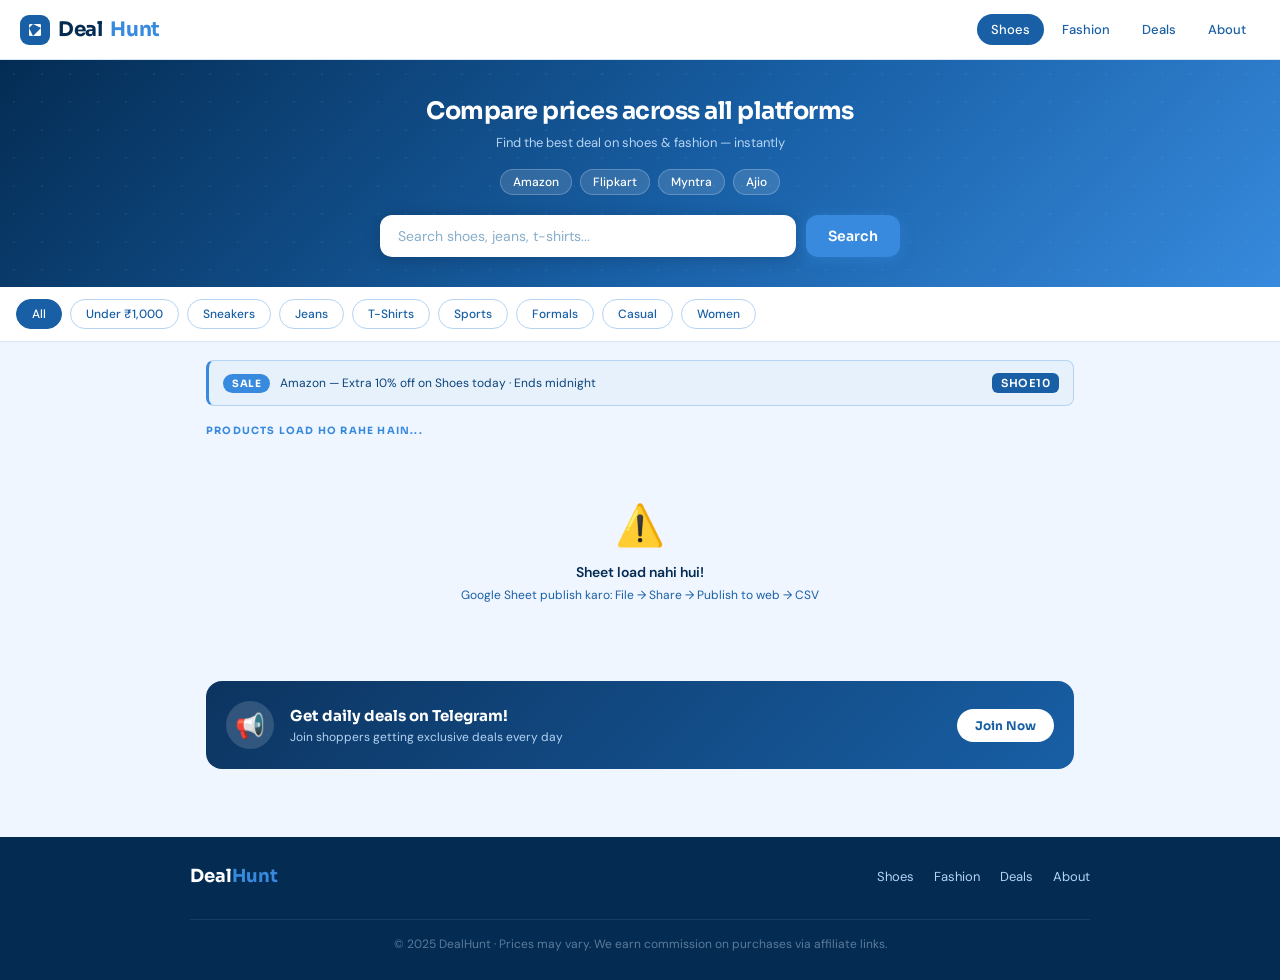
<file: index.html>
<!DOCTYPE html>
<html lang="en">
<head>
  <meta charset="UTF-8" />
  <meta name="viewport" content="width=device-width, initial-scale=1.0" />
  <title>DealHunt — Compare Prices Across Amazon, Flipkart, Myntra & Ajio</title>
  <meta name="description" content="Find the best deals on shoes and fashion. Compare prices across Amazon, Flipkart, Myntra and Ajio instantly." />
  <link rel="stylesheet" href="css/style.css" />
</head>
<body>

  <header class="site-header">
    <a href="index.html" class="logo">
      <div class="logo-icon">
        <svg viewBox="0 0 24 24" xmlns="http://www.w3.org/2000/svg">
          <path d="M9 3H5a2 2 0 00-2 2v4m6-6h10a2 2 0 012 2v4M9 3v18m0 0h10a2 2 0 002-2V9M9 21H5a2 2 0 01-2-2V9m0 0h18"/>
        </svg>
      </div>
      Deal<span>Hunt</span>
    </a>
    <button class="nav-toggle" id="nav-toggle" aria-label="Menu">
      <span></span><span></span><span></span>
    </button>
    <nav class="site-nav" id="site-nav">
      <a href="index.html" class="active">Shoes</a>
      <a href="pages/fashion.html">Fashion</a>
      <a href="pages/deals.html">Deals</a>
      <a href="pages/about.html">About</a>
    </nav>
  </header>

  <section class="hero">
    <h1>Compare prices across all platforms</h1>
    <p>Find the best deal on shoes & fashion — instantly</p>
    <div class="platform-pills">
      <div class="platform-pill">Amazon</div>
      <div class="platform-pill">Flipkart</div>
      <div class="platform-pill">Myntra</div>
      <div class="platform-pill">Ajio</div>
    </div>
    <div class="searchbar">
      <input type="text" placeholder="Search shoes, jeans, t-shirts..." id="search-input" />
      <button onclick="searchProducts()">Search</button>
    </div>
  </section>

  <div class="filters">
    <div class="chip active">All</div>
    <div class="chip">Under ₹1,000</div>
    <div class="chip">Sneakers</div>
    <div class="chip">Jeans</div>
    <div class="chip">T-Shirts</div>
    <div class="chip">Sports</div>
    <div class="chip">Formals</div>
    <div class="chip">Casual</div>
    <div class="chip">Women</div>
  </div>

  <main class="page-body">

    <div class="alert-banner">
      <span class="alert-badge">SALE</span>
      <span class="alert-text">Amazon — Extra 10% off on Shoes today · Ends midnight</span>
      <span class="alert-code">SHOE10</span>
    </div>

    <div class="section-label" id="product-count">Products load ho rahe hain...</div>
    <div id="products-container"></div>

    <div class="section-label" style="margin-top:28px;" id="deals-count"></div>
    <div id="deals-container"></div>

    <div class="tg-banner">
      <div class="tg-icon">📢</div>
      <div class="tg-text">
        <h3>Get daily deals on Telegram!</h3>
        <p>Join shoppers getting exclusive deals every day</p>
      </div>
      <a href="#" target="_blank" class="tg-btn">Join Now</a>
    </div>

  </main>

  <footer class="site-footer">
    <div class="footer-inner">
      <a href="index.html" class="footer-logo">Deal<span>Hunt</span></a>
      <div class="footer-links">
        <a href="index.html">Shoes</a>
        <a href="pages/fashion.html">Fashion</a>
        <a href="pages/deals.html">Deals</a>
        <a href="pages/about.html">About</a>
      </div>
      <div class="footer-copy">
        © 2025 DealHunt · Prices may vary. We earn commission on purchases via affiliate links.
      </div>
    </div>
  </footer>

  <script src="js/main.js"></script>
</body>
</html>
</file>
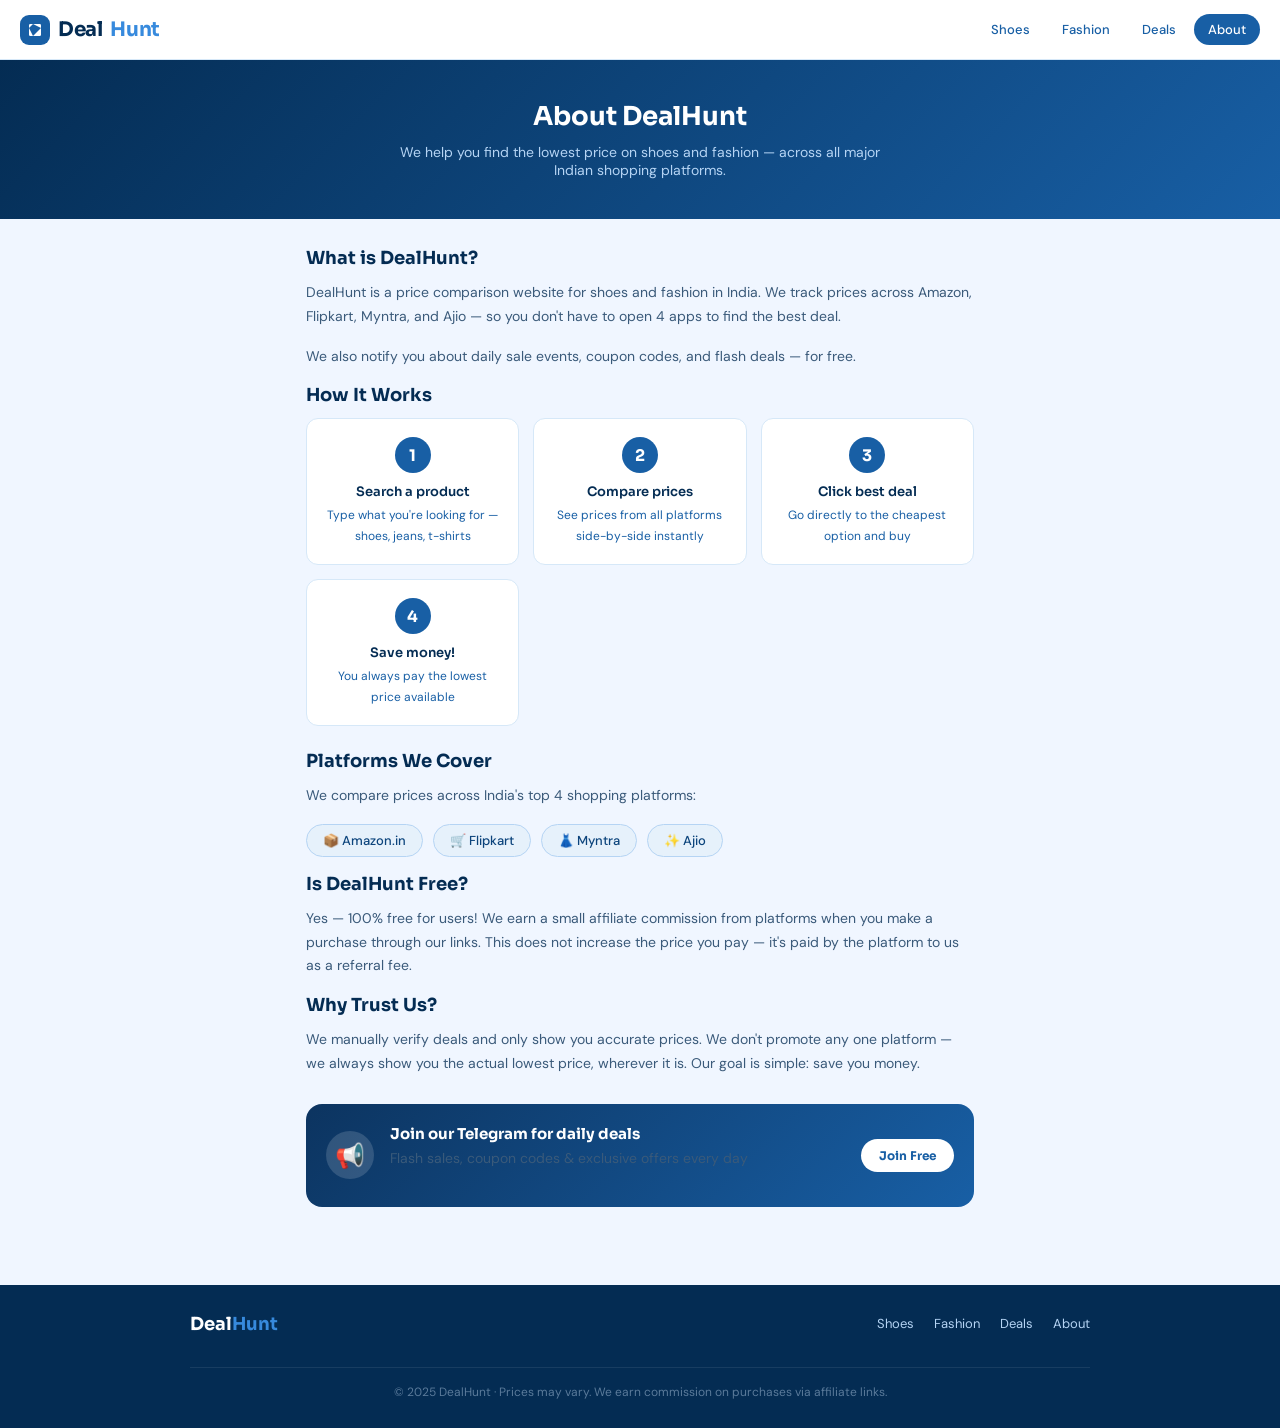
<file: pages/about.html>
<!DOCTYPE html>
<html lang="en">
<head>
  <meta charset="UTF-8" />
  <meta name="viewport" content="width=device-width, initial-scale=1.0" />
  <title>About DealHunt — How It Works</title>
  <meta name="description" content="DealHunt compares prices across Amazon, Flipkart, Myntra and Ajio so you always find the best deal." />
  <link rel="stylesheet" href="../css/style.css" />
</head>
<body>

  <header class="site-header">
    <a href="../index.html" class="logo">
      <div class="logo-icon">
        <svg viewBox="0 0 24 24" xmlns="http://www.w3.org/2000/svg">
          <path d="M9 3H5a2 2 0 00-2 2v4m6-6h10a2 2 0 012 2v4M9 3v18m0 0h10a2 2 0 002-2V9M9 21H5a2 2 0 01-2-2V9m0 0h18"/>
        </svg>
      </div>
      Deal<span>Hunt</span>
    </a>
    <button class="nav-toggle" id="nav-toggle" aria-label="Menu">
      <span></span><span></span><span></span>
    </button>
    <nav class="site-nav" id="site-nav">
      <a href="../index.html">Shoes</a>
      <a href="fashion.html">Fashion</a>
      <a href="deals.html">Deals</a>
      <a href="about.html" class="active">About</a>
    </nav>
  </header>

  <div class="about-hero">
    <h1>About DealHunt</h1>
    <p>We help you find the lowest price on shoes and fashion — across all major Indian shopping platforms.</p>
  </div>

  <div class="about-section">

    <h2>What is DealHunt?</h2>
    <p>DealHunt is a price comparison website for shoes and fashion in India. We track prices across Amazon, Flipkart, Myntra, and Ajio — so you don't have to open 4 apps to find the best deal.</p>
    <p>We also notify you about daily sale events, coupon codes, and flash deals — for free.</p>

    <h2>How It Works</h2>
    <div class="steps-grid">
      <div class="step-card">
        <div class="step-num">1</div>
        <h3>Search a product</h3>
        <p>Type what you're looking for — shoes, jeans, t-shirts</p>
      </div>
      <div class="step-card">
        <div class="step-num">2</div>
        <h3>Compare prices</h3>
        <p>See prices from all platforms side-by-side instantly</p>
      </div>
      <div class="step-card">
        <div class="step-num">3</div>
        <h3>Click best deal</h3>
        <p>Go directly to the cheapest option and buy</p>
      </div>
      <div class="step-card">
        <div class="step-num">4</div>
        <h3>Save money!</h3>
        <p>You always pay the lowest price available</p>
      </div>
    </div>

    <h2>Platforms We Cover</h2>
    <p>We compare prices across India's top 4 shopping platforms:</p>
    <div class="platforms-row">
      <div class="platform-tag">📦 Amazon.in</div>
      <div class="platform-tag">🛒 Flipkart</div>
      <div class="platform-tag">👗 Myntra</div>
      <div class="platform-tag">✨ Ajio</div>
    </div>

    <h2>Is DealHunt Free?</h2>
    <p>Yes — 100% free for users! We earn a small affiliate commission from platforms when you make a purchase through our links. This does not increase the price you pay — it's paid by the platform to us as a referral fee.</p>

    <h2>Why Trust Us?</h2>
    <p>We manually verify deals and only show you accurate prices. We don't promote any one platform — we always show you the actual lowest price, wherever it is. Our goal is simple: save you money.</p>

    <div class="tg-banner" style="margin-top:28px;">
      <div class="tg-icon">📢</div>
      <div class="tg-text">
        <h3>Join our Telegram for daily deals</h3>
        <p>Flash sales, coupon codes & exclusive offers every day</p>
      </div>
      <a href="#" class="tg-btn">Join Free</a>
    </div>

  </div>

  <footer class="site-footer">
    <div class="footer-inner">
      <a href="../index.html" class="footer-logo">Deal<span>Hunt</span></a>
      <div class="footer-links">
        <a href="../index.html">Shoes</a>
        <a href="fashion.html">Fashion</a>
        <a href="deals.html">Deals</a>
        <a href="about.html">About</a>
      </div>
      <div class="footer-copy">
        © 2025 DealHunt · Prices may vary. We earn commission on purchases via affiliate links.
      </div>
    </div>
  </footer>

  <script src="../js/main.js"></script>
</body>
</html>
</file>
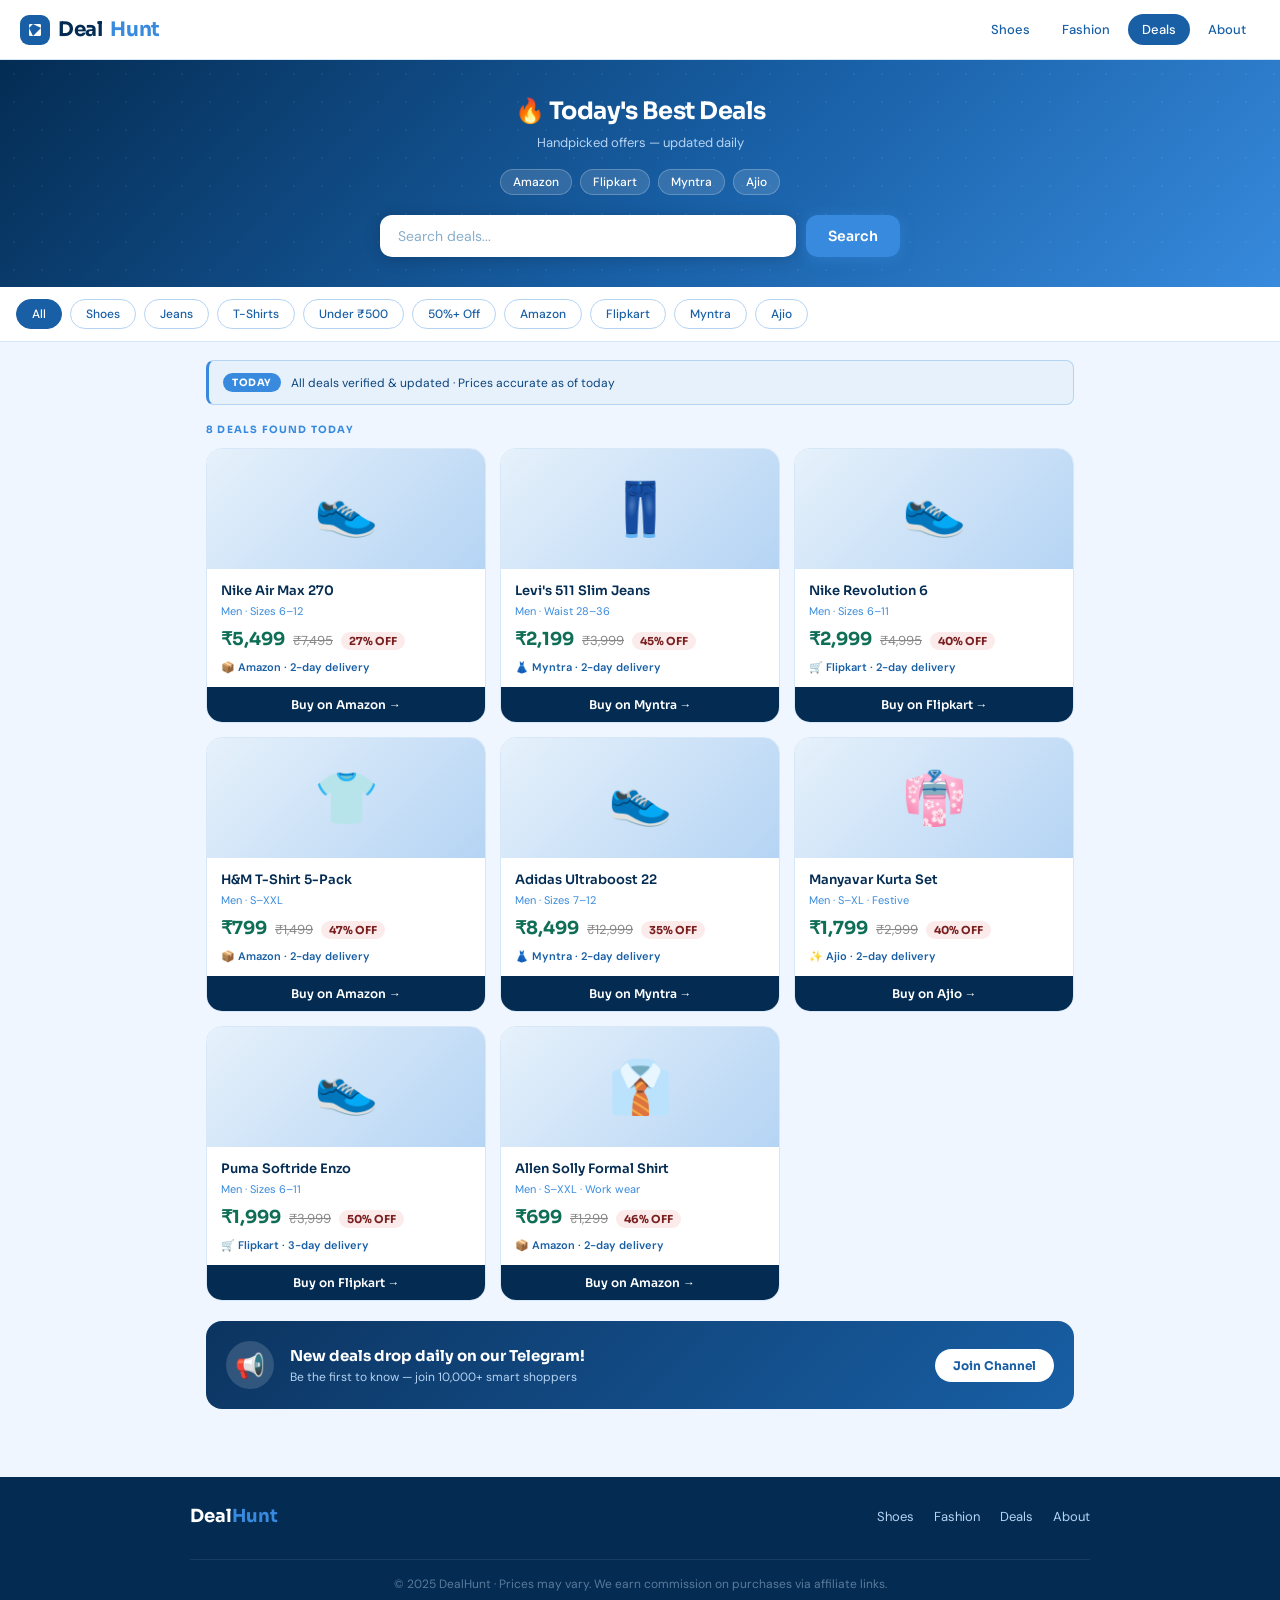
<file: pages/deals.html>
<!DOCTYPE html>
<html lang="en">
<head>
  <meta charset="UTF-8" />
  <meta name="viewport" content="width=device-width, initial-scale=1.0" />
  <title>Today's Best Deals — DealHunt</title>
  <meta name="description" content="Best deals today on shoes and fashion. Handpicked offers from Amazon, Flipkart, Myntra and Ajio." />
  <link rel="stylesheet" href="../css/style.css" />
</head>
<body>

  <header class="site-header">
    <a href="../index.html" class="logo">
      <div class="logo-icon">
        <svg viewBox="0 0 24 24" xmlns="http://www.w3.org/2000/svg">
          <path d="M9 3H5a2 2 0 00-2 2v4m6-6h10a2 2 0 012 2v4M9 3v18m0 0h10a2 2 0 002-2V9M9 21H5a2 2 0 01-2-2V9m0 0h18"/>
        </svg>
      </div>
      Deal<span>Hunt</span>
    </a>
    <button class="nav-toggle" id="nav-toggle" aria-label="Menu">
      <span></span><span></span><span></span>
    </button>
    <nav class="site-nav" id="site-nav">
      <a href="../index.html">Shoes</a>
      <a href="fashion.html">Fashion</a>
      <a href="deals.html" class="active">Deals</a>
      <a href="about.html">About</a>
    </nav>
  </header>

  <section class="hero">
    <h1>🔥 Today's Best Deals</h1>
    <p>Handpicked offers — updated daily</p>
    <div class="platform-pills">
      <div class="platform-pill">Amazon</div>
      <div class="platform-pill">Flipkart</div>
      <div class="platform-pill">Myntra</div>
      <div class="platform-pill">Ajio</div>
    </div>
    <div class="searchbar">
      <input type="text" placeholder="Search deals..." />
      <button onclick="alert('Search coming soon!')">Search</button>
    </div>
  </section>

  <div class="filters">
    <div class="chip active">All</div>
    <div class="chip">Shoes</div>
    <div class="chip">Jeans</div>
    <div class="chip">T-Shirts</div>
    <div class="chip">Under ₹500</div>
    <div class="chip">50%+ Off</div>
    <div class="chip">Amazon</div>
    <div class="chip">Flipkart</div>
    <div class="chip">Myntra</div>
    <div class="chip">Ajio</div>
  </div>

  <main class="page-body">

    <div class="alert-banner">
      <span class="alert-badge">TODAY</span>
      <span class="alert-text">All deals verified & updated · Prices accurate as of today</span>
    </div>

    <div class="section-label">8 deals found today</div>

    <div class="deals-grid">

      <div class="deal-card">
        <div class="deal-thumb">👟</div>
        <div class="deal-body">
          <div class="deal-name">Nike Air Max 270</div>
          <div class="deal-meta">Men · Sizes 6–12</div>
          <div class="deal-prices">
            <span class="deal-price-now">₹5,499</span>
            <span class="deal-price-old">₹7,495</span>
            <span class="deal-discount">27% OFF</span>
          </div>
          <div class="deal-platform">📦 Amazon · 2-day delivery</div>
        </div>
        <a href="#" class="deal-btn">Buy on Amazon →</a>
      </div>

      <div class="deal-card">
        <div class="deal-thumb">👖</div>
        <div class="deal-body">
          <div class="deal-name">Levi's 511 Slim Jeans</div>
          <div class="deal-meta">Men · Waist 28–36</div>
          <div class="deal-prices">
            <span class="deal-price-now">₹2,199</span>
            <span class="deal-price-old">₹3,999</span>
            <span class="deal-discount">45% OFF</span>
          </div>
          <div class="deal-platform">👗 Myntra · 2-day delivery</div>
        </div>
        <a href="#" class="deal-btn">Buy on Myntra →</a>
      </div>

      <div class="deal-card">
        <div class="deal-thumb">👟</div>
        <div class="deal-body">
          <div class="deal-name">Nike Revolution 6</div>
          <div class="deal-meta">Men · Sizes 6–11</div>
          <div class="deal-prices">
            <span class="deal-price-now">₹2,999</span>
            <span class="deal-price-old">₹4,995</span>
            <span class="deal-discount">40% OFF</span>
          </div>
          <div class="deal-platform">🛒 Flipkart · 2-day delivery</div>
        </div>
        <a href="#" class="deal-btn">Buy on Flipkart →</a>
      </div>

      <div class="deal-card">
        <div class="deal-thumb">👕</div>
        <div class="deal-body">
          <div class="deal-name">H&M T-Shirt 5-Pack</div>
          <div class="deal-meta">Men · S–XXL</div>
          <div class="deal-prices">
            <span class="deal-price-now">₹799</span>
            <span class="deal-price-old">₹1,499</span>
            <span class="deal-discount">47% OFF</span>
          </div>
          <div class="deal-platform">📦 Amazon · 2-day delivery</div>
        </div>
        <a href="#" class="deal-btn">Buy on Amazon →</a>
      </div>

      <div class="deal-card">
        <div class="deal-thumb">👟</div>
        <div class="deal-body">
          <div class="deal-name">Adidas Ultraboost 22</div>
          <div class="deal-meta">Men · Sizes 7–12</div>
          <div class="deal-prices">
            <span class="deal-price-now">₹8,499</span>
            <span class="deal-price-old">₹12,999</span>
            <span class="deal-discount">35% OFF</span>
          </div>
          <div class="deal-platform">👗 Myntra · 2-day delivery</div>
        </div>
        <a href="#" class="deal-btn">Buy on Myntra →</a>
      </div>

      <div class="deal-card">
        <div class="deal-thumb">👘</div>
        <div class="deal-body">
          <div class="deal-name">Manyavar Kurta Set</div>
          <div class="deal-meta">Men · S–XL · Festive</div>
          <div class="deal-prices">
            <span class="deal-price-now">₹1,799</span>
            <span class="deal-price-old">₹2,999</span>
            <span class="deal-discount">40% OFF</span>
          </div>
          <div class="deal-platform">✨ Ajio · 2-day delivery</div>
        </div>
        <a href="#" class="deal-btn">Buy on Ajio →</a>
      </div>

      <div class="deal-card">
        <div class="deal-thumb">👟</div>
        <div class="deal-body">
          <div class="deal-name">Puma Softride Enzo</div>
          <div class="deal-meta">Men · Sizes 6–11</div>
          <div class="deal-prices">
            <span class="deal-price-now">₹1,999</span>
            <span class="deal-price-old">₹3,999</span>
            <span class="deal-discount">50% OFF</span>
          </div>
          <div class="deal-platform">🛒 Flipkart · 3-day delivery</div>
        </div>
        <a href="#" class="deal-btn">Buy on Flipkart →</a>
      </div>

      <div class="deal-card">
        <div class="deal-thumb">👔</div>
        <div class="deal-body">
          <div class="deal-name">Allen Solly Formal Shirt</div>
          <div class="deal-meta">Men · S–XXL · Work wear</div>
          <div class="deal-prices">
            <span class="deal-price-now">₹699</span>
            <span class="deal-price-old">₹1,299</span>
            <span class="deal-discount">46% OFF</span>
          </div>
          <div class="deal-platform">📦 Amazon · 2-day delivery</div>
        </div>
        <a href="#" class="deal-btn">Buy on Amazon →</a>
      </div>

    </div>

    <div class="tg-banner">
      <div class="tg-icon">📢</div>
      <div class="tg-text">
        <h3>New deals drop daily on our Telegram!</h3>
        <p>Be the first to know — join 10,000+ smart shoppers</p>
      </div>
      <a href="#" class="tg-btn">Join Channel</a>
    </div>

  </main>

  <footer class="site-footer">
    <div class="footer-inner">
      <a href="../index.html" class="footer-logo">Deal<span>Hunt</span></a>
      <div class="footer-links">
        <a href="../index.html">Shoes</a>
        <a href="fashion.html">Fashion</a>
        <a href="deals.html">Deals</a>
        <a href="about.html">About</a>
      </div>
      <div class="footer-copy">
        © 2025 DealHunt · Prices may vary. We earn commission on purchases via affiliate links.
      </div>
    </div>
  </footer>

  <script src="../js/main.js"></script>
</body>
</html>
</file>
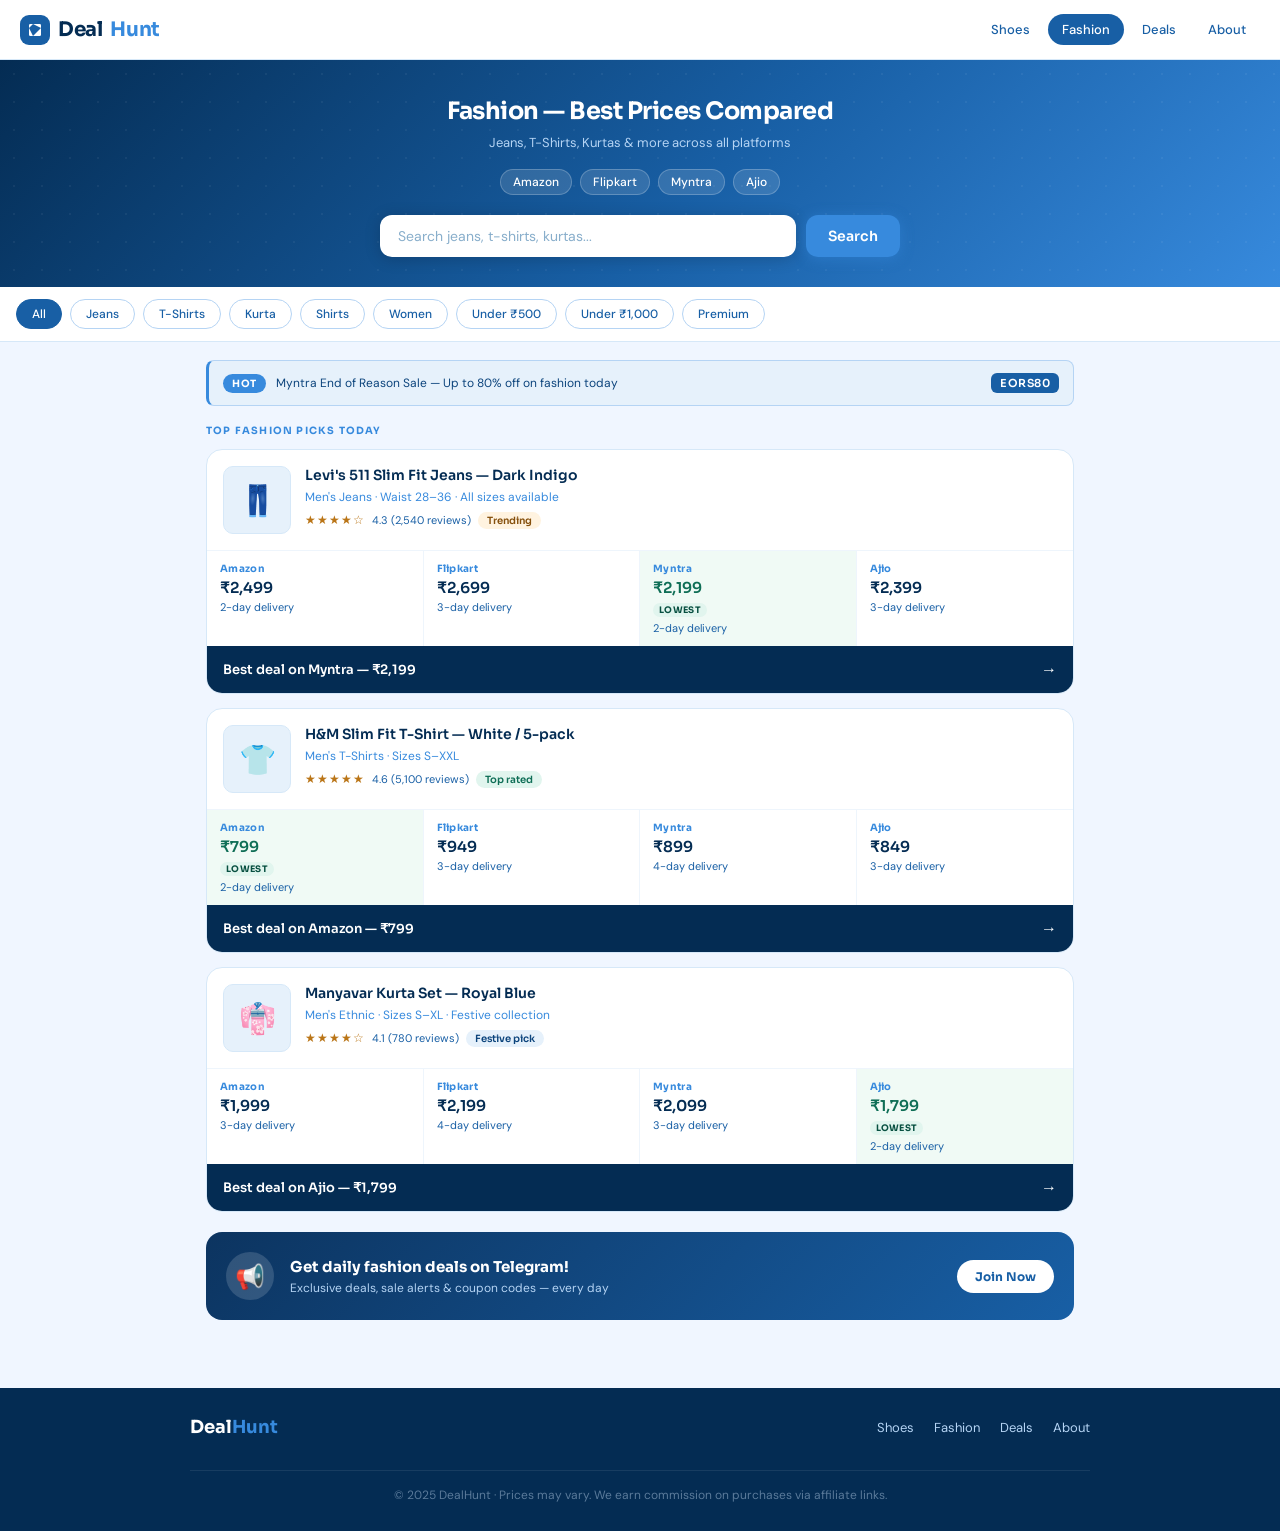
<file: pages/fashion.html>
<!DOCTYPE html>
<html lang="en">
<head>
  <meta charset="UTF-8" />
  <meta name="viewport" content="width=device-width, initial-scale=1.0" />
  <title>Fashion Deals — DealHunt</title>
  <meta name="description" content="Compare fashion prices — jeans, t-shirts, kurtas across Amazon, Flipkart, Myntra and Ajio." />
  <link rel="stylesheet" href="../css/style.css" />
</head>
<body>

  <header class="site-header">
    <a href="../index.html" class="logo">
      <div class="logo-icon">
        <svg viewBox="0 0 24 24" xmlns="http://www.w3.org/2000/svg">
          <path d="M9 3H5a2 2 0 00-2 2v4m6-6h10a2 2 0 012 2v4M9 3v18m0 0h10a2 2 0 002-2V9M9 21H5a2 2 0 01-2-2V9m0 0h18"/>
        </svg>
      </div>
      Deal<span>Hunt</span>
    </a>
    <button class="nav-toggle" id="nav-toggle" aria-label="Menu">
      <span></span><span></span><span></span>
    </button>
    <nav class="site-nav" id="site-nav">
      <a href="../index.html">Shoes</a>
      <a href="fashion.html" class="active">Fashion</a>
      <a href="deals.html">Deals</a>
      <a href="about.html">About</a>
    </nav>
  </header>

  <section class="hero">
    <h1>Fashion — Best Prices Compared</h1>
    <p>Jeans, T-Shirts, Kurtas & more across all platforms</p>
    <div class="platform-pills">
      <div class="platform-pill">Amazon</div>
      <div class="platform-pill">Flipkart</div>
      <div class="platform-pill">Myntra</div>
      <div class="platform-pill">Ajio</div>
    </div>
    <div class="searchbar">
      <input type="text" placeholder="Search jeans, t-shirts, kurtas..." />
      <button onclick="alert('Search coming soon!')">Search</button>
    </div>
  </section>

  <div class="filters">
    <div class="chip active">All</div>
    <div class="chip">Jeans</div>
    <div class="chip">T-Shirts</div>
    <div class="chip">Kurta</div>
    <div class="chip">Shirts</div>
    <div class="chip">Women</div>
    <div class="chip">Under ₹500</div>
    <div class="chip">Under ₹1,000</div>
    <div class="chip">Premium</div>
  </div>

  <main class="page-body">

    <div class="alert-banner">
      <span class="alert-badge">HOT</span>
      <span class="alert-text">Myntra End of Reason Sale — Up to 80% off on fashion today</span>
      <span class="alert-code">EORS80</span>
    </div>

    <div class="section-label">Top fashion picks today</div>

    <!-- Product 1 -->
    <article class="product-card">
      <div class="card-top">
        <div class="product-thumb">👖</div>
        <div class="product-info">
          <div class="product-name">Levi's 511 Slim Fit Jeans — Dark Indigo</div>
          <div class="product-meta">Men's Jeans · Waist 28–36 · All sizes available</div>
          <div class="rating-row">
            <span class="stars">★★★★☆</span>
            <span class="review-count">4.3 (2,540 reviews)</span>
            <span class="badge badge-trending">Trending</span>
          </div>
        </div>
      </div>
      <div class="price-grid">
        <div class="price-cell">
          <div class="platform-name">Amazon</div>
          <div class="price-amount">₹2,499</div>
          <div class="delivery-time">2-day delivery</div>
        </div>
        <div class="price-cell">
          <div class="platform-name">Flipkart</div>
          <div class="price-amount">₹2,699</div>
          <div class="delivery-time">3-day delivery</div>
        </div>
        <div class="price-cell winner">
          <div class="platform-name">Myntra</div>
          <div class="price-amount best">₹2,199</div>
          <div class="lowest-badge">LOWEST</div>
          <div class="delivery-time">2-day delivery</div>
        </div>
        <div class="price-cell">
          <div class="platform-name">Ajio</div>
          <div class="price-amount">₹2,399</div>
          <div class="delivery-time">3-day delivery</div>
        </div>
      </div>
      <a href="#" class="buy-btn">
        <span>Best deal on Myntra — ₹2,199</span>
        <span class="arrow">→</span>
      </a>
    </article>

    <!-- Product 2 -->
    <article class="product-card">
      <div class="card-top">
        <div class="product-thumb">👕</div>
        <div class="product-info">
          <div class="product-name">H&M Slim Fit T-Shirt — White / 5-pack</div>
          <div class="product-meta">Men's T-Shirts · Sizes S–XXL</div>
          <div class="rating-row">
            <span class="stars">★★★★★</span>
            <span class="review-count">4.6 (5,100 reviews)</span>
            <span class="badge badge-rated">Top rated</span>
          </div>
        </div>
      </div>
      <div class="price-grid">
        <div class="price-cell winner">
          <div class="platform-name">Amazon</div>
          <div class="price-amount best">₹799</div>
          <div class="lowest-badge">LOWEST</div>
          <div class="delivery-time">2-day delivery</div>
        </div>
        <div class="price-cell">
          <div class="platform-name">Flipkart</div>
          <div class="price-amount">₹949</div>
          <div class="delivery-time">3-day delivery</div>
        </div>
        <div class="price-cell">
          <div class="platform-name">Myntra</div>
          <div class="price-amount">₹899</div>
          <div class="delivery-time">4-day delivery</div>
        </div>
        <div class="price-cell">
          <div class="platform-name">Ajio</div>
          <div class="price-amount">₹849</div>
          <div class="delivery-time">3-day delivery</div>
        </div>
      </div>
      <a href="#" class="buy-btn">
        <span>Best deal on Amazon — ₹799</span>
        <span class="arrow">→</span>
      </a>
    </article>

    <!-- Product 3 -->
    <article class="product-card">
      <div class="card-top">
        <div class="product-thumb">👘</div>
        <div class="product-info">
          <div class="product-name">Manyavar Kurta Set — Royal Blue</div>
          <div class="product-meta">Men's Ethnic · Sizes S–XL · Festive collection</div>
          <div class="rating-row">
            <span class="stars">★★★★☆</span>
            <span class="review-count">4.1 (780 reviews)</span>
            <span class="badge badge-default">Festive pick</span>
          </div>
        </div>
      </div>
      <div class="price-grid">
        <div class="price-cell">
          <div class="platform-name">Amazon</div>
          <div class="price-amount">₹1,999</div>
          <div class="delivery-time">3-day delivery</div>
        </div>
        <div class="price-cell">
          <div class="platform-name">Flipkart</div>
          <div class="price-amount">₹2,199</div>
          <div class="delivery-time">4-day delivery</div>
        </div>
        <div class="price-cell">
          <div class="platform-name">Myntra</div>
          <div class="price-amount">₹2,099</div>
          <div class="delivery-time">3-day delivery</div>
        </div>
        <div class="price-cell winner">
          <div class="platform-name">Ajio</div>
          <div class="price-amount best">₹1,799</div>
          <div class="lowest-badge">LOWEST</div>
          <div class="delivery-time">2-day delivery</div>
        </div>
      </div>
      <a href="#" class="buy-btn">
        <span>Best deal on Ajio — ₹1,799</span>
        <span class="arrow">→</span>
      </a>
    </article>

    <div class="tg-banner">
      <div class="tg-icon">📢</div>
      <div class="tg-text">
        <h3>Get daily fashion deals on Telegram!</h3>
        <p>Exclusive deals, sale alerts & coupon codes — every day</p>
      </div>
      <a href="#" class="tg-btn">Join Now</a>
    </div>

  </main>

  <footer class="site-footer">
    <div class="footer-inner">
      <a href="../index.html" class="footer-logo">Deal<span>Hunt</span></a>
      <div class="footer-links">
        <a href="../index.html">Shoes</a>
        <a href="fashion.html">Fashion</a>
        <a href="deals.html">Deals</a>
        <a href="about.html">About</a>
      </div>
      <div class="footer-copy">
        © 2025 DealHunt · Prices may vary. We earn commission on purchases via affiliate links.
      </div>
    </div>
  </footer>

  <script src="../js/main.js"></script>
</body>
</html>
</file>
<file: css/style.css>
@import url('https://fonts.googleapis.com/css2?family=Sora:wght@400;500;600;700&family=DM+Sans:ital,wght@0,400;0,500;1,400&display=swap');

/* ===== RESET & BASE ===== */
*, *::before, *::after { box-sizing: border-box; margin: 0; padding: 0; }
html { scroll-behavior: smooth; }
body {
  font-family: 'DM Sans', sans-serif;
  background: #F0F6FF;
  color: #042C53;
  min-height: 100vh;
}

/* ===== CSS VARIABLES ===== */
:root {
  --navy: #042C53;
  --blue-dark: #0C447C;
  --blue-mid: #185FA5;
  --blue: #378ADD;
  --blue-light: #B5D4F4;
  --blue-pale: #E6F1FB;
  --bg: #F0F6FF;
  --white: #ffffff;
  --border: #D6E8F8;
  --green-dark: #0F6E56;
  --green-bg: #E1F5EE;
  --amber: #BA7517;
  --amber-bg: #FFF3E0;
  --amber-dark: #854F0B;
  --red: #E24B4A;
  --radius-sm: 8px;
  --radius-md: 12px;
  --radius-lg: 16px;
  --shadow-sm: 0 2px 8px rgba(24,95,165,0.08);
  --shadow-md: 0 4px 20px rgba(24,95,165,0.12);
  --shadow-hero: 0 2px 16px rgba(0,0,0,0.18);
}

/* ===== TYPOGRAPHY ===== */
.font-sora { font-family: 'Sora', sans-serif; }

/* ===== LAYOUT ===== */
.container { max-width: 900px; margin: 0 auto; padding: 0 16px; }

/* ===== HEADER / NAV ===== */
.site-header {
  background: var(--white);
  border-bottom: 1px solid var(--border);
  padding: 0 20px;
  display: flex;
  align-items: center;
  justify-content: space-between;
  height: 60px;
  position: sticky;
  top: 0;
  z-index: 100;
}
.logo {
  font-family: 'Sora', sans-serif;
  font-size: 20px;
  font-weight: 700;
  color: var(--navy);
  text-decoration: none;
  display: flex;
  align-items: center;
  gap: 8px;
  letter-spacing: -0.4px;
}
.logo-icon {
  width: 30px; height: 30px;
  background: var(--blue-mid);
  border-radius: 9px;
  display: flex; align-items: center; justify-content: center;
}
.logo-icon svg { width: 16px; height: 16px; fill: white; }
.logo span { color: var(--blue); }

.site-nav { display: flex; gap: 4px; align-items: center; }
.site-nav a {
  font-size: 13px;
  font-weight: 500;
  color: var(--blue-mid);
  text-decoration: none;
  padding: 7px 14px;
  border-radius: 20px;
  transition: all 0.15s;
}
.site-nav a:hover { background: var(--blue-pale); }
.site-nav a.active { background: var(--blue-mid); color: white; }

.nav-toggle {
  display: none;
  background: none; border: none; cursor: pointer;
  flex-direction: column; gap: 5px; padding: 4px;
}
.nav-toggle span {
  display: block; width: 22px; height: 2px;
  background: var(--navy); border-radius: 2px;
}

/* ===== HERO ===== */
.hero {
  background: linear-gradient(135deg, var(--navy) 0%, var(--blue-mid) 55%, var(--blue) 100%);
  padding: 36px 20px 30px;
  text-align: center;
  position: relative;
  overflow: hidden;
}
.hero::before {
  content: '';
  position: absolute; inset: 0;
  background-image: radial-gradient(circle, rgba(255,255,255,0.05) 1px, transparent 1px);
  background-size: 28px 28px;
  pointer-events: none;
}
.hero h1 {
  font-family: 'Sora', sans-serif;
  font-size: 24px;
  font-weight: 700;
  color: white;
  margin-bottom: 8px;
  letter-spacing: -0.5px;
  position: relative;
}
.hero p {
  font-size: 13px;
  color: var(--blue-light);
  margin-bottom: 18px;
  position: relative;
}
.platform-pills {
  display: flex;
  justify-content: center;
  gap: 8px;
  flex-wrap: wrap;
  margin-bottom: 20px;
  position: relative;
}
.platform-pill {
  background: rgba(255,255,255,0.13);
  border: 1px solid rgba(255,255,255,0.22);
  color: white;
  font-size: 12px;
  font-weight: 500;
  padding: 4px 12px;
  border-radius: 20px;
}
.searchbar {
  display: flex;
  gap: 10px;
  max-width: 520px;
  margin: 0 auto;
  position: relative;
}
.searchbar input {
  flex: 1;
  padding: 12px 18px;
  border-radius: var(--radius-md);
  border: none;
  font-size: 14px;
  font-family: 'DM Sans', sans-serif;
  background: white;
  color: var(--navy);
  outline: none;
  box-shadow: var(--shadow-hero);
}
.searchbar input::placeholder { color: #88AECB; }
.searchbar button {
  padding: 12px 22px;
  border-radius: var(--radius-md);
  background: var(--blue);
  color: white;
  border: none;
  font-size: 14px;
  font-weight: 600;
  font-family: 'Sora', sans-serif;
  cursor: pointer;
  white-space: nowrap;
  transition: background 0.15s;
  box-shadow: 0 2px 14px rgba(55,138,221,0.45);
}
.searchbar button:hover { background: var(--blue-dark); }

/* ===== FILTER CHIPS ===== */
.filters {
  background: white;
  padding: 12px 16px;
  display: flex;
  gap: 8px;
  overflow-x: auto;
  border-bottom: 1px solid var(--border);
  scrollbar-width: none;
}
.filters::-webkit-scrollbar { display: none; }
.chip {
  padding: 6px 15px;
  border-radius: 20px;
  font-size: 12px;
  font-weight: 500;
  border: 1px solid var(--blue-light);
  background: white;
  color: var(--blue-mid);
  white-space: nowrap;
  cursor: pointer;
  transition: all 0.15s;
  user-select: none;
}
.chip:hover { background: var(--blue-pale); }
.chip.active { background: var(--blue-mid); color: white; border-color: var(--blue-mid); }

/* ===== PAGE BODY ===== */
.page-body { padding: 18px 16px; max-width: 900px; margin: 0 auto; }

/* ===== ALERT BANNER ===== */
.alert-banner {
  background: var(--blue-pale);
  border: 1px solid var(--blue-light);
  border-left: 3px solid var(--blue);
  border-radius: var(--radius-sm);
  padding: 12px 14px;
  display: flex;
  align-items: center;
  gap: 10px;
  margin-bottom: 18px;
}
.alert-badge {
  background: var(--blue);
  color: white;
  font-size: 10px;
  font-weight: 700;
  font-family: 'Sora', sans-serif;
  padding: 3px 9px;
  border-radius: 20px;
  white-space: nowrap;
  letter-spacing: 0.5px;
}
.alert-text { font-size: 12px; color: var(--blue-dark); flex: 1; }
.alert-code {
  background: var(--blue-mid);
  color: white;
  font-size: 11px;
  font-weight: 600;
  font-family: 'Sora', sans-serif;
  padding: 3px 9px;
  border-radius: 6px;
  white-space: nowrap;
  letter-spacing: 0.5px;
}

/* ===== SECTION LABEL ===== */
.section-label {
  font-size: 10px;
  font-weight: 700;
  font-family: 'Sora', sans-serif;
  color: var(--blue);
  letter-spacing: 1.2px;
  text-transform: uppercase;
  margin-bottom: 12px;
}

/* ===== PRODUCT CARD ===== */
.product-card {
  background: white;
  border: 1px solid var(--border);
  border-radius: var(--radius-lg);
  margin-bottom: 14px;
  overflow: hidden;
  transition: box-shadow 0.2s, transform 0.15s;
}
.product-card:hover {
  box-shadow: var(--shadow-md);
  transform: translateY(-1px);
}
.card-top {
  padding: 16px;
  display: flex;
  gap: 14px;
  align-items: flex-start;
}
.product-thumb {
  width: 68px; height: 68px;
  border-radius: 10px;
  background: var(--blue-pale);
  display: flex; align-items: center; justify-content: center;
  font-size: 30px;
  flex-shrink: 0;
  border: 1px solid var(--border);
}
.product-info { flex: 1; min-width: 0; }
.product-name {
  font-family: 'Sora', sans-serif;
  font-size: 14px;
  font-weight: 600;
  color: var(--navy);
  margin-bottom: 4px;
  line-height: 1.35;
}
.product-meta { font-size: 12px; color: var(--blue); margin-bottom: 7px; }
.rating-row { display: flex; align-items: center; gap: 7px; flex-wrap: wrap; }
.stars { color: var(--amber); font-size: 12px; letter-spacing: 1px; }
.review-count { font-size: 11px; color: var(--blue-mid); }
.badge {
  display: inline-block;
  padding: 2px 9px;
  border-radius: 20px;
  font-size: 10px;
  font-weight: 600;
  font-family: 'Sora', sans-serif;
}
.badge-default { background: var(--blue-pale); color: var(--blue-dark); }
.badge-trending { background: var(--amber-bg); color: var(--amber-dark); }
.badge-rated { background: var(--green-bg); color: var(--green-dark); }
.badge-hot { background: #FCEBEB; color: #791F1F; }

/* ===== PRICE COMPARISON GRID ===== */
.price-grid {
  display: grid;
  grid-template-columns: repeat(4, 1fr);
  border-top: 1px solid #EEF5FC;
}
.price-cell {
  padding: 11px 13px;
  border-right: 1px solid #EEF5FC;
}
.price-cell:last-child { border-right: none; }
.price-cell.winner { background: #F0FAF5; }
.platform-name {
  font-size: 10px;
  font-weight: 700;
  font-family: 'Sora', sans-serif;
  color: var(--blue);
  margin-bottom: 3px;
  letter-spacing: 0.3px;
}
.price-amount {
  font-size: 15px;
  font-weight: 600;
  font-family: 'Sora', sans-serif;
  color: var(--navy);
}
.price-amount.best { color: var(--green-dark); }
.lowest-badge {
  display: inline-block;
  background: var(--green-bg);
  color: #085041;
  font-size: 9px;
  font-weight: 700;
  font-family: 'Sora', sans-serif;
  padding: 1px 6px;
  border-radius: 10px;
  margin-top: 3px;
  letter-spacing: 0.3px;
}
.delivery-time { font-size: 11px; color: var(--blue-mid); margin-top: 3px; }

/* ===== BUY BUTTON ===== */
.buy-btn {
  display: flex;
  align-items: center;
  justify-content: space-between;
  padding: 13px 16px;
  background: var(--navy);
  color: white;
  font-size: 13px;
  font-weight: 600;
  font-family: 'Sora', sans-serif;
  cursor: pointer;
  border: none;
  width: 100%;
  transition: background 0.15s;
  text-decoration: none;
}
.buy-btn:hover { background: var(--blue-dark); }
.buy-btn .arrow { font-size: 16px; }

/* ===== DEALS GRID ===== */
.deals-grid {
  display: grid;
  grid-template-columns: repeat(auto-fill, minmax(260px, 1fr));
  gap: 14px;
  margin-bottom: 20px;
}
.deal-card {
  background: white;
  border: 1px solid var(--border);
  border-radius: var(--radius-lg);
  overflow: hidden;
  transition: box-shadow 0.2s, transform 0.15s;
  display: flex;
  flex-direction: column;
}
.deal-card:hover { box-shadow: var(--shadow-md); transform: translateY(-2px); }
.deal-thumb {
  height: 120px;
  background: linear-gradient(135deg, var(--blue-pale), var(--blue-light));
  display: flex; align-items: center; justify-content: center;
  font-size: 52px;
}
.deal-body { padding: 13px 14px; flex: 1; }
.deal-name {
  font-family: 'Sora', sans-serif;
  font-size: 13px;
  font-weight: 600;
  color: var(--navy);
  margin-bottom: 5px;
}
.deal-meta { font-size: 11px; color: var(--blue); margin-bottom: 10px; }
.deal-prices { display: flex; align-items: baseline; gap: 8px; margin-bottom: 10px; }
.deal-price-now {
  font-family: 'Sora', sans-serif;
  font-size: 18px;
  font-weight: 700;
  color: var(--green-dark);
}
.deal-price-old {
  font-size: 13px;
  color: #888;
  text-decoration: line-through;
}
.deal-discount {
  background: #FCEBEB;
  color: #791F1F;
  font-size: 11px;
  font-weight: 700;
  font-family: 'Sora', sans-serif;
  padding: 2px 8px;
  border-radius: 20px;
}
.deal-platform {
  font-size: 11px;
  font-weight: 600;
  color: var(--blue-mid);
}
.deal-btn {
  display: block;
  text-align: center;
  padding: 10px;
  background: var(--navy);
  color: white;
  font-size: 12px;
  font-weight: 600;
  font-family: 'Sora', sans-serif;
  text-decoration: none;
  transition: background 0.15s;
}
.deal-btn:hover { background: var(--blue-dark); }

/* ===== TELEGRAM BANNER ===== */
.tg-banner {
  background: linear-gradient(135deg, #0C3460, #185FA5);
  border-radius: var(--radius-lg);
  padding: 20px;
  display: flex;
  align-items: center;
  gap: 16px;
  margin: 20px 0;
}
.tg-icon {
  width: 48px; height: 48px;
  background: rgba(255,255,255,0.15);
  border-radius: 50%;
  display: flex; align-items: center; justify-content: center;
  font-size: 24px;
  flex-shrink: 0;
}
.tg-text h3 {
  font-family: 'Sora', sans-serif;
  font-size: 15px;
  font-weight: 700;
  color: white;
  margin-bottom: 4px;
}
.tg-text p { font-size: 12px; color: var(--blue-light); }
.tg-btn {
  margin-left: auto;
  background: white;
  color: var(--blue-mid);
  font-size: 12px;
  font-weight: 700;
  font-family: 'Sora', sans-serif;
  padding: 9px 18px;
  border-radius: 20px;
  text-decoration: none;
  white-space: nowrap;
  transition: opacity 0.15s;
  flex-shrink: 0;
}
.tg-btn:hover { opacity: 0.9; }

/* ===== ABOUT PAGE ===== */
.about-hero {
  background: linear-gradient(135deg, var(--navy) 0%, var(--blue-mid) 100%);
  padding: 40px 20px;
  text-align: center;
}
.about-hero h1 {
  font-family: 'Sora', sans-serif;
  font-size: 26px;
  font-weight: 700;
  color: white;
  margin-bottom: 10px;
}
.about-hero p { font-size: 14px; color: var(--blue-light); max-width: 500px; margin: 0 auto; }
.about-section { padding: 28px 16px; max-width: 700px; margin: 0 auto; }
.about-section h2 {
  font-family: 'Sora', sans-serif;
  font-size: 18px;
  font-weight: 700;
  color: var(--navy);
  margin-bottom: 12px;
}
.about-section p { font-size: 14px; color: #3a5a7a; line-height: 1.7; margin-bottom: 16px; }
.steps-grid { display: grid; grid-template-columns: repeat(auto-fit, minmax(180px, 1fr)); gap: 14px; margin-bottom: 24px; }
.step-card {
  background: white;
  border: 1px solid var(--border);
  border-radius: var(--radius-md);
  padding: 18px 16px;
  text-align: center;
}
.step-num {
  width: 36px; height: 36px;
  background: var(--blue-mid);
  color: white;
  font-family: 'Sora', sans-serif;
  font-size: 16px;
  font-weight: 700;
  border-radius: 50%;
  display: flex; align-items: center; justify-content: center;
  margin: 0 auto 10px;
}
.step-card h3 {
  font-family: 'Sora', sans-serif;
  font-size: 13px;
  font-weight: 600;
  color: var(--navy);
  margin-bottom: 5px;
}
.step-card p { font-size: 12px; color: var(--blue-mid); margin: 0; }
.platforms-row { display: flex; flex-wrap: wrap; gap: 10px; margin: 16px 0; }
.platform-tag {
  background: var(--blue-pale);
  border: 1px solid var(--blue-light);
  color: var(--blue-dark);
  font-size: 13px;
  font-weight: 500;
  padding: 7px 16px;
  border-radius: 20px;
}

/* ===== FOOTER ===== */
.site-footer {
  background: var(--navy);
  color: var(--blue-light);
  padding: 28px 20px;
  margin-top: 30px;
}
.footer-inner {
  max-width: 900px;
  margin: 0 auto;
  display: flex;
  align-items: center;
  justify-content: space-between;
  flex-wrap: wrap;
  gap: 16px;
}
.footer-logo {
  font-family: 'Sora', sans-serif;
  font-size: 18px;
  font-weight: 700;
  color: white;
  text-decoration: none;
}
.footer-logo span { color: var(--blue); }
.footer-links { display: flex; gap: 20px; }
.footer-links a {
  font-size: 13px;
  color: var(--blue-light);
  text-decoration: none;
  transition: color 0.15s;
}
.footer-links a:hover { color: white; }
.footer-copy { font-size: 12px; color: #5a7a9a; width: 100%; text-align: center; margin-top: 16px; border-top: 1px solid rgba(255,255,255,0.08); padding-top: 16px; }

/* ===== RESPONSIVE ===== */
@media (max-width: 600px) {
  .hero h1 { font-size: 19px; }
  .searchbar { flex-direction: column; }
  .site-nav { display: none; }
  .site-nav.open { display: flex; flex-direction: column; position: absolute; top: 60px; left: 0; right: 0; background: white; border-bottom: 1px solid var(--border); padding: 10px 16px; z-index: 99; }
  .nav-toggle { display: flex; }
  .price-grid { grid-template-columns: repeat(2, 1fr); }
  .price-cell:nth-child(2) { border-right: none; }
  .price-cell:nth-child(3) { border-top: 1px solid #EEF5FC; }
  .tg-banner { flex-wrap: wrap; }
  .tg-btn { margin-left: 0; width: 100%; text-align: center; }
  .footer-inner { flex-direction: column; text-align: center; }
  .footer-links { justify-content: center; }
}
</file>
